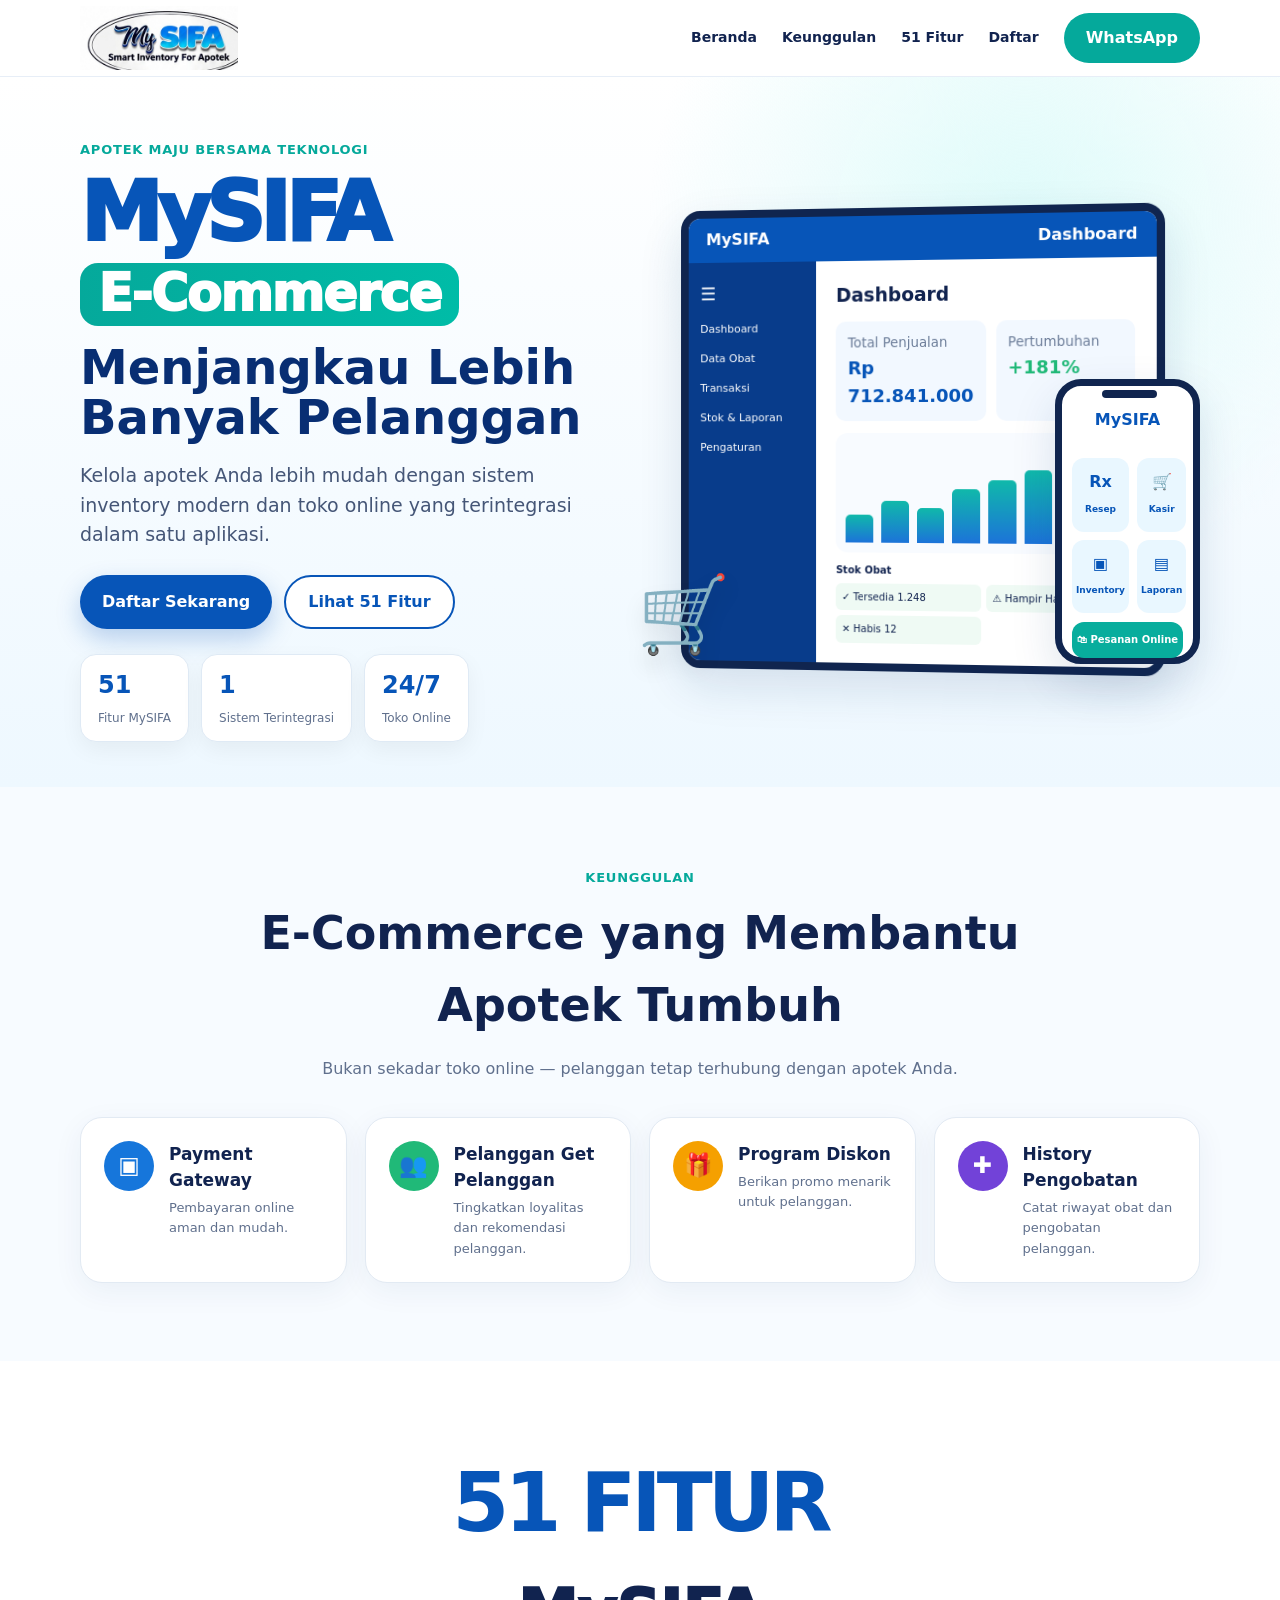
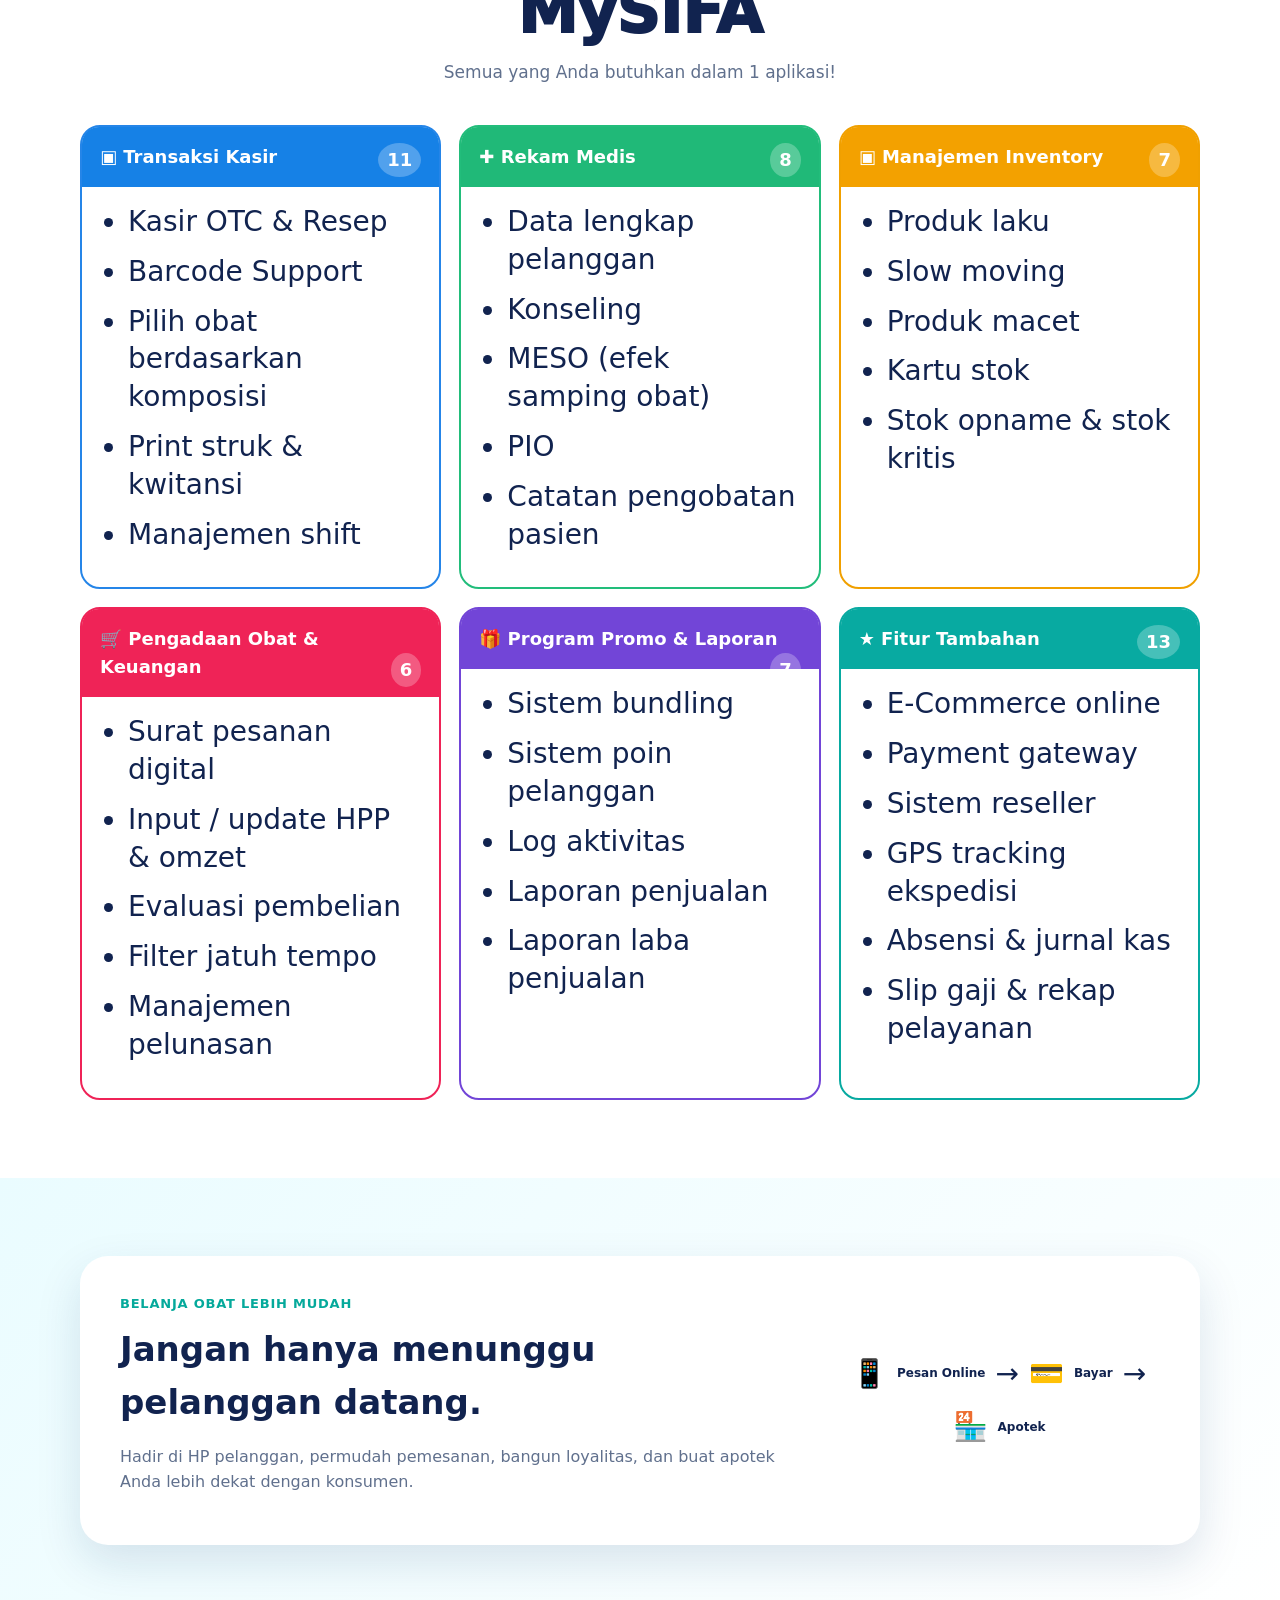
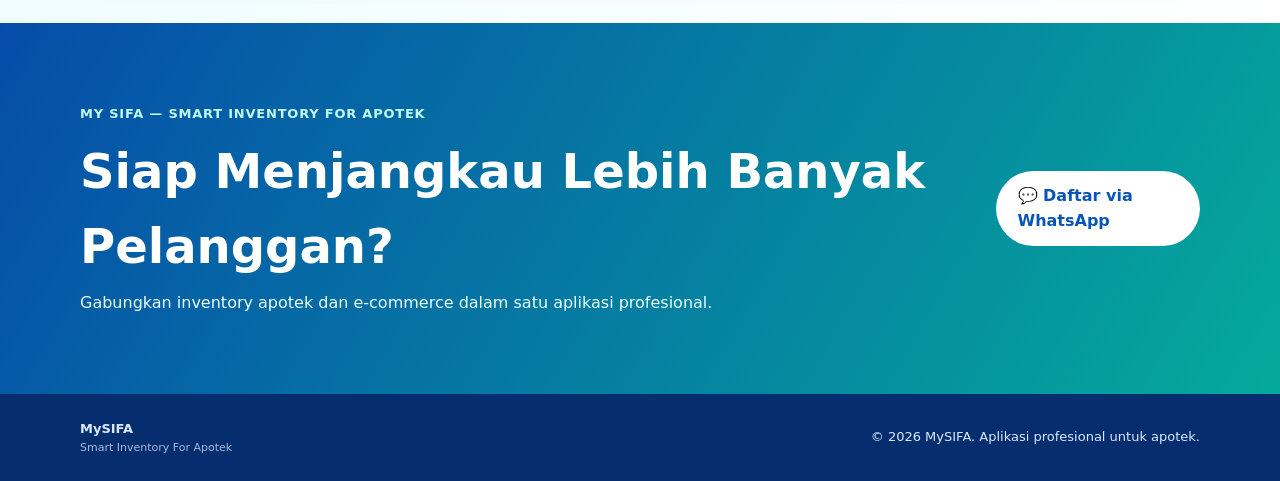
<file: public/mysifa-ecommerce-site/index.html>
<!doctype html>
<html lang="id">
<head>
  <meta charset="utf-8">
  <meta name="viewport" content="width=device-width, initial-scale=1">
  <meta name="description" content="MySIFA E-Commerce dan 51 fitur aplikasi inventory apotek dalam satu sistem.">
  <title>MySIFA E-Commerce — Menjangkau Lebih Banyak Pelanggan</title>
  <link rel="icon" href="assets/mysifa-logo.jpg">
  <link rel="stylesheet" href="css/style.css">
</head>
<body>
<header class="site-header">
  <div class="container nav">
    <a class="brand" href="#beranda"><img src="assets/mysifa-logo.jpg" alt="MySIFA"></a>
    <button class="menu-toggle" aria-label="Buka menu">☰</button>
    <nav id="mainNav">
      <a href="#beranda">Beranda</a>
      <a href="#keunggulan">Keunggulan</a>
      <a href="#fitur">51 Fitur</a>
      <a href="#cta">Daftar</a>
    </nav>
    <a class="btn btn-wa" href="https://wa.me/6281296298139" target="_blank" rel="noopener">WhatsApp</a>
  </div>
</header>

<main>
<section id="beranda" class="hero">
  <div class="container hero-grid">
    <div class="hero-copy">
      <span class="eyebrow">APOTEK MAJU BERSAMA TEKNOLOGI</span>
      <h1>MySIFA <span>E-Commerce</span></h1>
      <h2>Menjangkau Lebih Banyak Pelanggan</h2>
      <p class="lead">Kelola apotek Anda lebih mudah dengan sistem inventory modern dan toko online yang terintegrasi dalam satu aplikasi.</p>
      <div class="hero-actions">
        <a class="btn btn-primary" href="#cta">Daftar Sekarang</a>
        <a class="btn btn-outline" href="#fitur">Lihat 51 Fitur</a>
      </div>
      <div class="stats">
        <div><strong>51</strong><span>Fitur MySIFA</span></div>
        <div><strong>1</strong><span>Sistem Terintegrasi</span></div>
        <div><strong>24/7</strong><span>Toko Online</span></div>
      </div>
    </div>

    <div class="device-scene" aria-label="Ilustrasi dashboard MySIFA">
      <div class="dashboard-card">
        <div class="dash-top"><span>MySIFA</span><span>Dashboard</span></div>
        <div class="dash-body">
          <aside>
            <b>☰</b><span>Dashboard</span><span>Data Obat</span><span>Transaksi</span><span>Stok & Laporan</span><span>Pengaturan</span>
          </aside>
          <div class="dash-content">
            <h3>Dashboard</h3>
            <div class="metric-row">
              <div><small>Total Penjualan</small><b>Rp 712.841.000</b></div>
              <div><small>Pertumbuhan</small><b class="green">+181%</b></div>
            </div>
            <div class="chart">
              <span style="height:28%"></span><span style="height:42%"></span><span style="height:35%"></span>
              <span style="height:54%"></span><span style="height:63%"></span><span style="height:73%"></span>
              <span style="height:84%"></span><span style="height:95%"></span>
            </div>
            <div class="stock"><b>Stok Obat</b><span>✓ Tersedia 1.248</span><span>⚠ Hampir Habis 37</span><span>✕ Habis 12</span></div>
          </div>
        </div>
      </div>
      <div class="phone">
        <div class="phone-notch"></div>
        <b>MySIFA</b>
        <div class="phone-grid">
          <i>Rx<br><small>Resep</small></i><i>🛒<br><small>Kasir</small></i>
          <i>▣<br><small>Inventory</small></i><i>▤<br><small>Laporan</small></i>
        </div>
        <div class="online">🛍 Pesanan Online</div>
      </div>
      <div class="cart">🛒</div>
    </div>
  </div>
</section>

<section id="keunggulan" class="benefits section">
  <div class="container">
    <div class="section-head">
      <span class="eyebrow">KEUNGGULAN</span>
      <h2>E-Commerce yang Membantu Apotek Tumbuh</h2>
      <p>Bukan sekadar toko online — pelanggan tetap terhubung dengan apotek Anda.</p>
    </div>
    <div class="benefit-grid">
      <article class="benefit"><div class="icon blue">▣</div><div><h3>Payment Gateway</h3><p>Pembayaran online aman dan mudah.</p></div></article>
      <article class="benefit"><div class="icon green">👥</div><div><h3>Pelanggan Get Pelanggan</h3><p>Tingkatkan loyalitas dan rekomendasi pelanggan.</p></div></article>
      <article class="benefit"><div class="icon orange">🎁</div><div><h3>Program Diskon</h3><p>Berikan promo menarik untuk pelanggan.</p></div></article>
      <article class="benefit"><div class="icon purple">✚</div><div><h3>History Pengobatan</h3><p>Catat riwayat obat dan pengobatan pelanggan.</p></div></article>
    </div>
  </div>
</section>

<section id="fitur" class="features section">
  <div class="container">
    <div class="feature-title"><strong>51 FITUR</strong> <span>MySIFA</span><small>Semua yang Anda butuhkan dalam 1 aplikasi!</small></div>
    <div class="feature-grid">
      <article class="feature blue-card"><h3>▣ Transaksi Kasir <b>11</b></h3><ul><li>Kasir OTC & Resep</li><li>Barcode Support</li><li>Pilih obat berdasarkan komposisi</li><li>Print struk & kwitansi</li><li>Manajemen shift</li></ul></article>
      <article class="feature green-card"><h3>✚ Rekam Medis <b>8</b></h3><ul><li>Data lengkap pelanggan</li><li>Konseling</li><li>MESO (efek samping obat)</li><li>PIO</li><li>Catatan pengobatan pasien</li></ul></article>
      <article class="feature orange-card"><h3>▣ Manajemen Inventory <b>7</b></h3><ul><li>Produk laku</li><li>Slow moving</li><li>Produk macet</li><li>Kartu stok</li><li>Stok opname & stok kritis</li></ul></article>
      <article class="feature red-card"><h3>🛒 Pengadaan Obat & Keuangan <b>6</b></h3><ul><li>Surat pesanan digital</li><li>Input / update HPP & omzet</li><li>Evaluasi pembelian</li><li>Filter jatuh tempo</li><li>Manajemen pelunasan</li></ul></article>
      <article class="feature purple-card"><h3>🎁 Program Promo & Laporan <b>7</b></h3><ul><li>Sistem bundling</li><li>Sistem poin pelanggan</li><li>Log aktivitas</li><li>Laporan penjualan</li><li>Laporan laba penjualan</li></ul></article>
      <article class="feature teal-card"><h3>★ Fitur Tambahan <b>13</b></h3><ul><li>E-Commerce online</li><li>Payment gateway</li><li>Sistem reseller</li><li>GPS tracking ekspedisi</li><li>Absensi & jurnal kas</li><li>Slip gaji & rekap pelayanan</li></ul></article>
    </div>
  </div>
</section>

<section class="growth section">
  <div class="container growth-box">
    <div>
      <span class="eyebrow">BELANJA OBAT LEBIH MUDAH</span>
      <h2>Jangan hanya menunggu pelanggan datang.</h2>
      <p>Hadir di HP pelanggan, permudah pemesanan, bangun loyalitas, dan buat apotek Anda lebih dekat dengan konsumen.</p>
    </div>
    <div class="mini-flow"><span>📱</span><b>Pesan Online</b><span>→</span><span>💳</span><b>Bayar</b><span>→</span><span>🏪</span><b>Apotek</b></div>
  </div>
</section>

<section id="cta" class="cta section">
  <div class="container cta-box">
    <div>
      <span class="eyebrow">MY SIFA — SMART INVENTORY FOR APOTEK</span>
      <h2>Siap Menjangkau Lebih Banyak Pelanggan?</h2>
      <p>Gabungkan inventory apotek dan e-commerce dalam satu aplikasi profesional.</p>
    </div>
    <a class="btn btn-white" href="https://wa.me/6281296298139?text=Halo%20MySIFA,%20saya%20ingin%20mendapatkan%20informasi%20MySIFA%20E-Commerce." target="_blank" rel="noopener">💬 Daftar via WhatsApp</a>
  </div>
</section>
</main>

<footer>
  <div class="container footer">
    <div><b>MySIFA</b><span>Smart Inventory For Apotek</span></div>
    <span>© <span id="year"></span> MySIFA. Aplikasi profesional untuk apotek.</span>
  </div>
</footer>
<script src="js/app.js"></script>
</body>
</html>
</file>
<file: public/mysifa-ecommerce-site/css/style.css>
:root{
  --blue:#0755b8;--navy:#082e73;--teal:#05a99b;--green:#20b978;
  --orange:#f6a400;--red:#f21d55;--purple:#7044d9;--ink:#11234f;
  --muted:#60708d;--bg:#f7fbff;--white:#fff;--shadow:0 18px 45px rgba(14,55,110,.13);
}
*{box-sizing:border-box}html{scroll-behavior:smooth}body{margin:0;font-family:Inter,ui-sans-serif,system-ui,-apple-system,"Segoe UI",Arial,sans-serif;color:var(--ink);background:var(--bg);line-height:1.55}
.container{width:min(1120px,92%);margin:auto}.site-header{position:sticky;top:0;z-index:20;background:rgba(255,255,255,.93);backdrop-filter:blur(12px);border-bottom:1px solid #e7eef7}
.nav{min-height:76px;display:flex;align-items:center;gap:25px}.brand{display:flex;align-items:center}.brand img{height:64px;width:auto}.nav nav{display:flex;gap:25px;margin-left:auto}.nav nav a{color:var(--ink);text-decoration:none;font-weight:700;font-size:14px}.nav nav a:hover{color:var(--teal)}.btn{display:inline-flex;align-items:center;justify-content:center;border-radius:999px;padding:13px 22px;font-weight:800;text-decoration:none;border:0;cursor:pointer}.btn-wa{background:var(--teal);color:white}.btn-primary{background:var(--blue);color:#fff;box-shadow:0 10px 24px rgba(7,85,184,.25)}.btn-outline{border:2px solid var(--blue);color:var(--blue);background:#fff}.btn-white{background:#fff;color:var(--blue)}.menu-toggle{display:none;background:none;border:0;font-size:28px}
.hero{padding:60px 0 45px;overflow:hidden;background:radial-gradient(circle at 80% 20%,#dffbfa,transparent 32%),linear-gradient(180deg,#fff,#eef8ff)}
.hero-grid{display:grid;grid-template-columns:1fr 1.08fr;align-items:center;gap:35px}.eyebrow{font-weight:900;color:var(--teal);letter-spacing:.06em;font-size:13px}.hero h1{font-size:clamp(48px,7vw,82px);line-height:.95;margin:12px 0 5px;color:var(--blue);font-weight:950;letter-spacing:-.06em}.hero h1 span{font-size:.62em;background:linear-gradient(90deg,var(--teal),#00bca7);color:white;padding:7px 18px;border-radius:18px;display:inline-block;vertical-align:middle;letter-spacing:-.03em}.hero h2{font-size:clamp(28px,4vw,48px);line-height:1.05;margin:12px 0;color:var(--navy)}.lead{font-size:19px;color:#455677;max-width:650px}.hero-actions{display:flex;gap:12px;flex-wrap:wrap;margin:25px 0}.stats{display:flex;gap:12px;flex-wrap:wrap}.stats div{background:white;border:1px solid #dfeaf5;border-radius:16px;padding:12px 17px;box-shadow:0 8px 22px rgba(0,0,0,.05)}.stats strong{display:block;font-size:24px;color:var(--blue)}.stats span{font-size:12px;color:var(--muted)}
.device-scene{position:relative;min-height:455px;display:flex;align-items:center;justify-content:center}.dashboard-card{width:86%;background:#fff;border:8px solid #10254f;border-radius:20px;box-shadow:var(--shadow);overflow:hidden;transform:perspective(900px) rotateY(-4deg)}.dash-top{height:45px;background:#0755b8;color:#fff;display:flex;align-items:center;justify-content:space-between;padding:0 18px;font-weight:800}.dash-body{display:flex;min-height:330px}.dash-body aside{width:28%;background:#083c8b;color:white;padding:18px 12px;display:flex;flex-direction:column;gap:13px;font-size:11px}.dash-body aside b{font-size:18px}.dash-content{padding:20px;width:72%}.dash-content h3{margin:0 0 12px}.metric-row{display:grid;grid-template-columns:1fr 1fr;gap:10px}.metric-row div{background:#f2f8ff;padding:12px;border-radius:10px}.metric-row small{display:block;color:#6c7d99}.metric-row b{font-size:18px;color:var(--blue)}.metric-row .green{color:var(--green)}.chart{height:120px;display:flex;align-items:end;gap:8px;padding:10px;background:#f8fbff;border-radius:12px;margin-top:12px}.chart span{flex:1;background:linear-gradient(180deg,#10b9aa,#1c73d9);border-radius:5px 5px 0 0}.stock{display:grid;grid-template-columns:1fr 1fr;gap:5px;font-size:10px;margin-top:10px}.stock b{grid-column:1/-1}.stock span{background:#effaf4;padding:6px;border-radius:6px}.phone{position:absolute;right:0;bottom:8px;width:145px;height:285px;border:7px solid #10254f;background:#fff;border-radius:26px;box-shadow:var(--shadow);padding:22px 10px 10px;text-align:center;color:#0755b8}.phone-notch{position:absolute;top:4px;left:40px;width:55px;height:8px;background:#10254f;border-radius:10px}.phone-grid{display:grid;grid-template-columns:1fr 1fr;gap:8px;margin-top:25px}.phone-grid i{font-style:normal;background:#e9f7ff;padding:12px 4px;border-radius:12px;font-weight:900}.phone-grid small{font-size:9px}.online{background:#08ad9d;color:#fff;border-radius:12px;margin-top:9px;padding:10px 2px;font-size:10px;font-weight:800}.cart{position:absolute;bottom:0;left:0;font-size:75px;filter:drop-shadow(0 12px 10px rgba(0,0,0,.12))}
.section{padding:78px 0}.section-head{text-align:center;max-width:760px;margin:0 auto 35px}.section-head h2{font-size:clamp(30px,4vw,46px);margin:8px 0}.section-head p{color:var(--muted)}.benefit-grid{display:grid;grid-template-columns:repeat(4,1fr);gap:18px}.benefit{background:#fff;border:1px solid #e2eaf3;border-radius:22px;padding:23px;display:flex;gap:15px;box-shadow:0 8px 30px rgba(15,52,95,.06)}.benefit h3{margin:0 0 5px;font-size:17px}.benefit p{margin:0;color:var(--muted);font-size:13px}.icon{min-width:50px;height:50px;border-radius:50%;display:grid;place-items:center;color:#fff;font-size:23px}.icon.blue{background:#1676db}.icon.green{background:#20b978}.icon.orange{background:#f5a000}.icon.purple{background:#7242d8}
.features{background:#fff}.feature-title{text-align:center;margin-bottom:40px}.feature-title strong{font-size:clamp(45px,7vw,82px);color:var(--blue);letter-spacing:-.06em;display:block}.feature-title span{font-size:clamp(34px,5vw,60px);font-weight:950}.feature-title small{display:block;color:var(--muted);font-size:17px}.feature-grid{display:grid;grid-template-columns:repeat(3,1fr);gap:18px}.feature{border-radius:20px;padding:22px;background:#fff;border:2px solid}.feature h3{color:#fff;margin:-22px -22px 16px;padding:16px 18px;border-radius:17px 17px 0 0;font-size:18px}.feature h3 b{float:right;background:rgba(255,255,255,.25);border-radius:50%;padding:3px 9px}.feature ul{padding-left:24px;margin:0}.feature li{margin:12px 0;font-size:28px;line-height:1.35}.blue-card{border-color:#2585e8}.blue-card h3{background:#1681e6}.green-card{border-color:#22bd7b}.green-card h3{background:#20b978}.orange-card{border-color:#f0a000}.orange-card h3{background:#f3a100}.red-card{border-color:#ef2357}.red-card h3{background:#ef2357}.purple-card{border-color:#7245d7}.purple-card h3{background:#7245d7}.teal-card{border-color:#08aaa1}.teal-card h3{background:#08aaa1}.cyan-card{border-color:#0ea5e9}.cyan-card h3{background:#0ea5e9}.amber-card{border-color:#f59e0b}.amber-card h3{background:#f59e0b}.rose-card{border-color:#e11d48}.rose-card h3{background:#e11d48}
.feature-group-title{grid-column:1/-1;margin:26px 0 2px;font-weight:900;color:var(--navy);font-size:15px;letter-spacing:.04em;text-transform:uppercase}.feature-group-title:first-child{margin-top:0}
.growth{background:linear-gradient(135deg,#eafcff,#fff)}.growth-box{background:#fff;border-radius:28px;padding:35px 40px;display:flex;align-items:center;justify-content:space-between;gap:30px;box-shadow:var(--shadow)}.growth h2{margin:8px 0;font-size:34px}.growth p{color:var(--muted);max-width:700px}.mini-flow{display:flex;align-items:center;gap:10px;flex-wrap:wrap;justify-content:center}.mini-flow span{font-size:28px}.mini-flow b{font-size:12px}
.cta{background:linear-gradient(120deg,#064da9,#05a99b);color:white}.cta-box{display:flex;align-items:center;justify-content:space-between;gap:30px}.cta .eyebrow{color:#bffbf4}.cta h2{font-size:clamp(30px,4vw,48px);margin:8px 0}.cta p{margin:0;color:#e7ffff}
.cta-action{display:flex;flex-direction:column;align-items:center;align-self:center;gap:6px}.cta-arrows{display:flex;gap:10px}.cta-arrows span{width:16px;height:16px;border-right:4px solid #ffd23f;border-bottom:4px solid #ffd23f;transform:rotate(45deg);animation:cta-bounce 1.3s infinite}.cta-arrows span:nth-child(2){animation-delay:.15s}.cta-arrows span:nth-child(3){animation-delay:.3s}
@keyframes cta-bounce{0%,100%{opacity:.25;transform:rotate(45deg) translate(0,0)}50%{opacity:1;transform:rotate(45deg) translate(5px,5px)}}
@media(prefers-reduced-motion:reduce){.cta-arrows span{animation:none;opacity:1}}
footer{background:#062e6e;color:#d9e8ff;padding:25px 0}.footer{display:flex;justify-content:space-between;gap:20px;align-items:center;font-size:13px}.footer div span{display:block;font-size:11px;opacity:.75}
.wa-float{position:fixed;right:22px;bottom:22px;z-index:60;display:flex;flex-direction:column;align-items:center;gap:6px;text-decoration:none}.wa-float-icon{width:58px;height:58px;border-radius:50%;background:#25d366;display:flex;align-items:center;justify-content:center;box-shadow:0 12px 28px rgba(0,0,0,.28);animation:wa-pulse 2.4s infinite}.wa-float-icon svg{width:30px;height:30px;fill:#fff}.wa-float-label{background:#25d366;color:#fff;font-size:12px;font-weight:800;padding:5px 12px;border-radius:999px;box-shadow:0 6px 16px rgba(0,0,0,.2);white-space:nowrap}.wa-float:hover .wa-float-icon{transform:scale(1.06)}
@keyframes wa-pulse{0%{box-shadow:0 12px 28px rgba(0,0,0,.28),0 0 0 0 rgba(37,211,102,.55)}70%{box-shadow:0 12px 28px rgba(0,0,0,.28),0 0 0 14px rgba(37,211,102,0)}100%{box-shadow:0 12px 28px rgba(0,0,0,.28),0 0 0 0 rgba(37,211,102,0)}}
@media(max-width:600px){.wa-float{right:14px;bottom:14px}.wa-float-icon{width:50px;height:50px}.wa-float-icon svg{width:26px;height:26px}}
@media(max-width:900px){.nav nav{display:none}.menu-toggle{display:block;margin-left:auto}.nav .btn-wa{display:none}.nav .btn-outline{padding:8px 14px;font-size:12.5px;margin-left:10px}.hero-grid{grid-template-columns:1fr}.device-scene{min-height:390px}.benefit-grid{grid-template-columns:repeat(2,1fr)}.feature-grid{grid-template-columns:repeat(2,1fr)}.growth-box,.cta-box{flex-direction:column;align-items:flex-start}.footer{flex-direction:column;align-items:flex-start}}
@media(max-width:600px){.nav{min-height:65px}.brand{width:155px}.brand img{height:54px}.hero{padding-top:35px}.hero h1{font-size:50px}.hero h1 span{font-size:28px;padding:5px 10px}.lead{font-size:16px}.device-scene{min-height:330px}.dashboard-card{width:100%;border-width:5px}.dash-body{min-height:240px}.dash-body aside{font-size:8px;padding:12px 7px;gap:8px}.dash-content{padding:12px}.phone{width:105px;height:220px;right:-5px}.phone-grid{gap:5px}.phone-grid i{padding:8px 2px;font-size:13px}.cart{font-size:48px}.benefit-grid,.feature-grid{grid-template-columns:1fr}.section{padding:55px 0}.feature-title strong{font-size:54px}.growth-box{padding:25px}.stats{display:grid;grid-template-columns:repeat(3,1fr)}.stats div{padding:8px;text-align:center}.stats strong{font-size:18px}.stats span{font-size:9px}}
</file>
